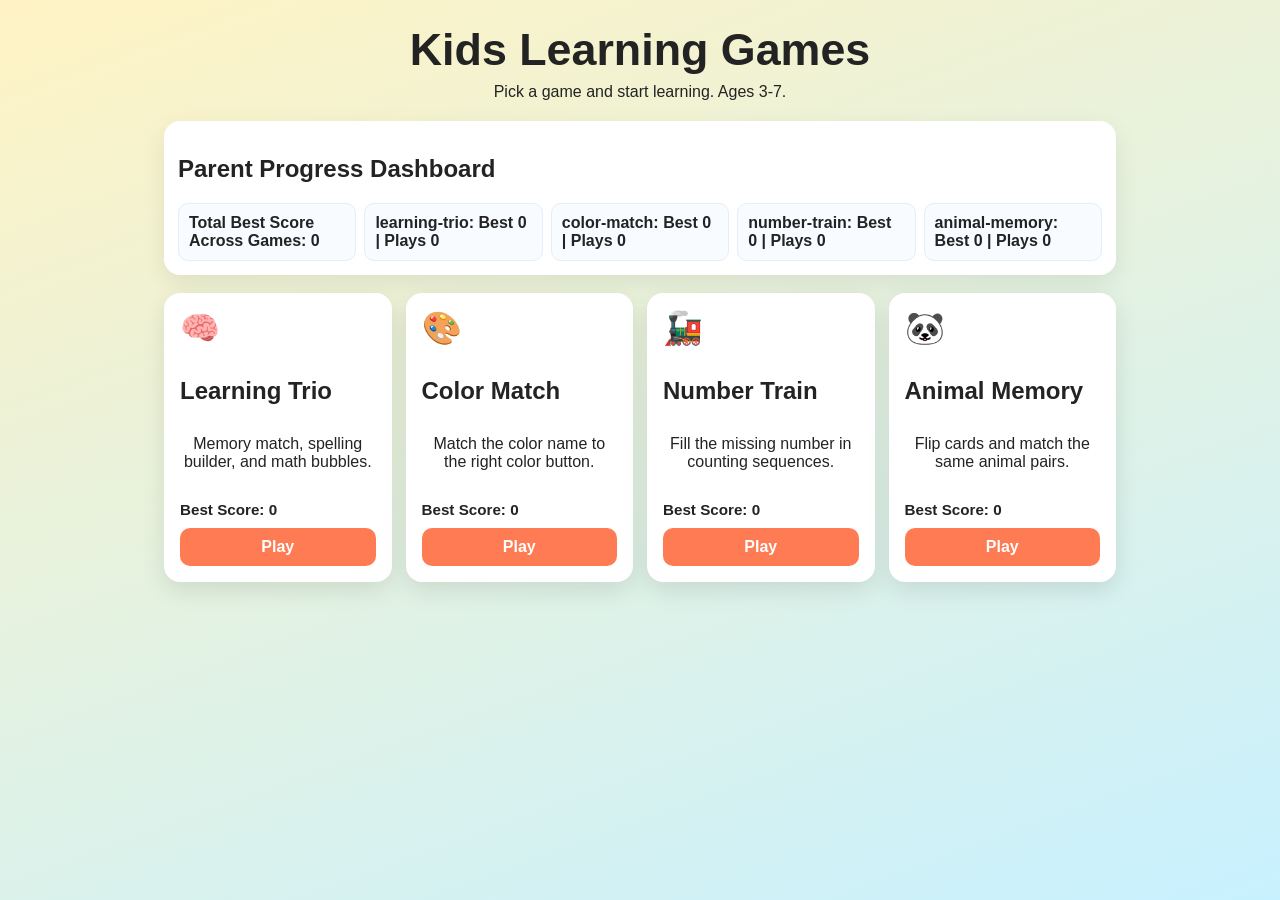
<file: index.html>
<!doctype html>
<html lang="en">
<head>
  <meta charset="UTF-8" />
  <meta name="viewport" content="width=device-width, initial-scale=1.0" />
  <title>Kids Learning Games Hub</title>
  <style>
    :root {
      --bg-a: #fff3c4;
      --bg-b: #c8f1ff;
      --card: #ffffff;
      --ink: #232323;
      --accent: #ff7b54;
    }
    * { box-sizing: border-box; }
    body {
      margin: 0;
      font-family: "Trebuchet MS", "Comic Sans MS", sans-serif;
      color: var(--ink);
      background: linear-gradient(160deg, var(--bg-a), var(--bg-b));
      min-height: 100vh;
    }
    main {
      max-width: 1000px;
      margin: 0 auto;
      padding: 24px;
    }
    h1 {
      margin: 0 0 8px;
      text-align: center;
      font-size: clamp(1.8rem, 4vw, 2.8rem);
    }
    p {
      margin: 0 0 20px;
      text-align: center;
    }
    .grid {
      display: grid;
      grid-template-columns: repeat(auto-fit, minmax(220px, 1fr));
      gap: 14px;
    }
    .card {
      background: var(--card);
      border-radius: 16px;
      padding: 16px;
      box-shadow: 0 8px 24px rgba(0, 0, 0, 0.1);
      display: flex;
      flex-direction: column;
      gap: 10px;
    }
    .icon { font-size: 2rem; }
    .btn {
      margin-top: auto;
      text-decoration: none;
      text-align: center;
      background: var(--accent);
      color: #fff;
      padding: 10px;
      border-radius: 10px;
      font-weight: 700;
    }
    .meta {
      margin: 0;
      text-align: left;
      font-size: 0.95rem;
      font-weight: 700;
    }
    .panel {
      margin: 18px 0;
      background: #fff;
      border-radius: 16px;
      padding: 14px;
      box-shadow: 0 8px 24px rgba(0, 0, 0, 0.08);
    }
    .stats {
      display: grid;
      grid-template-columns: repeat(auto-fit, minmax(170px, 1fr));
      gap: 8px;
    }
    .stat {
      background: #f8fbff;
      border: 1px solid #e3eef8;
      border-radius: 10px;
      padding: 10px;
      font-weight: 700;
    }
  </style>
</head>
<body>
  <main>
    <h1>Kids Learning Games</h1>
    <p>Pick a game and start learning. Ages 3-7.</p>

    <section class="panel">
      <h2>Parent Progress Dashboard</h2>
      <div class="stats" id="progress-stats"></div>
    </section>

    <section class="grid">
      <article class="card">
        <div class="icon">🧠</div>
        <h2>Learning Trio</h2>
        <p>Memory match, spelling builder, and math bubbles.</p>
        <p class="meta">Best Score: <span data-progress="learning-trio">0</span></p>
        <a class="btn" href="games/learning-trio/">Play</a>
      </article>

      <article class="card">
        <div class="icon">🎨</div>
        <h2>Color Match</h2>
        <p>Match the color name to the right color button.</p>
        <p class="meta">Best Score: <span data-progress="color-match">0</span></p>
        <a class="btn" href="games/color-match/">Play</a>
      </article>

      <article class="card">
        <div class="icon">🚂</div>
        <h2>Number Train</h2>
        <p>Fill the missing number in counting sequences.</p>
        <p class="meta">Best Score: <span data-progress="number-train">0</span></p>
        <a class="btn" href="games/number-train/">Play</a>
      </article>

      <article class="card">
        <div class="icon">🐼</div>
        <h2>Animal Memory</h2>
        <p>Flip cards and match the same animal pairs.</p>
        <p class="meta">Best Score: <span data-progress="animal-memory">0</span></p>
        <a class="btn" href="games/animal-memory/">Play</a>
      </article>
    </section>
  </main>

  <script>
    const key = "kidsLearningProgress";
    const progress = (() => {
      try {
        return JSON.parse(localStorage.getItem(key) || "{}");
      } catch {
        return {};
      }
    })();

    const gameKeys = ["learning-trio", "color-match", "number-train", "animal-memory"];
    let totalBest = 0;

    gameKeys.forEach((gameKey) => {
      const best = progress[gameKey]?.best || 0;
      const plays = progress[gameKey]?.plays || 0;
      totalBest += best;
      const el = document.querySelector(`[data-progress="${gameKey}"]`);
      if (el) el.textContent = String(best);
      const stat = document.createElement("div");
      stat.className = "stat";
      stat.textContent = `${gameKey}: Best ${best} | Plays ${plays}`;
      document.getElementById("progress-stats").appendChild(stat);
    });

    const total = document.createElement("div");
    total.className = "stat";
    total.textContent = `Total Best Score Across Games: ${totalBest}`;
    document.getElementById("progress-stats").prepend(total);
  </script>
</body>
</html>
</file>
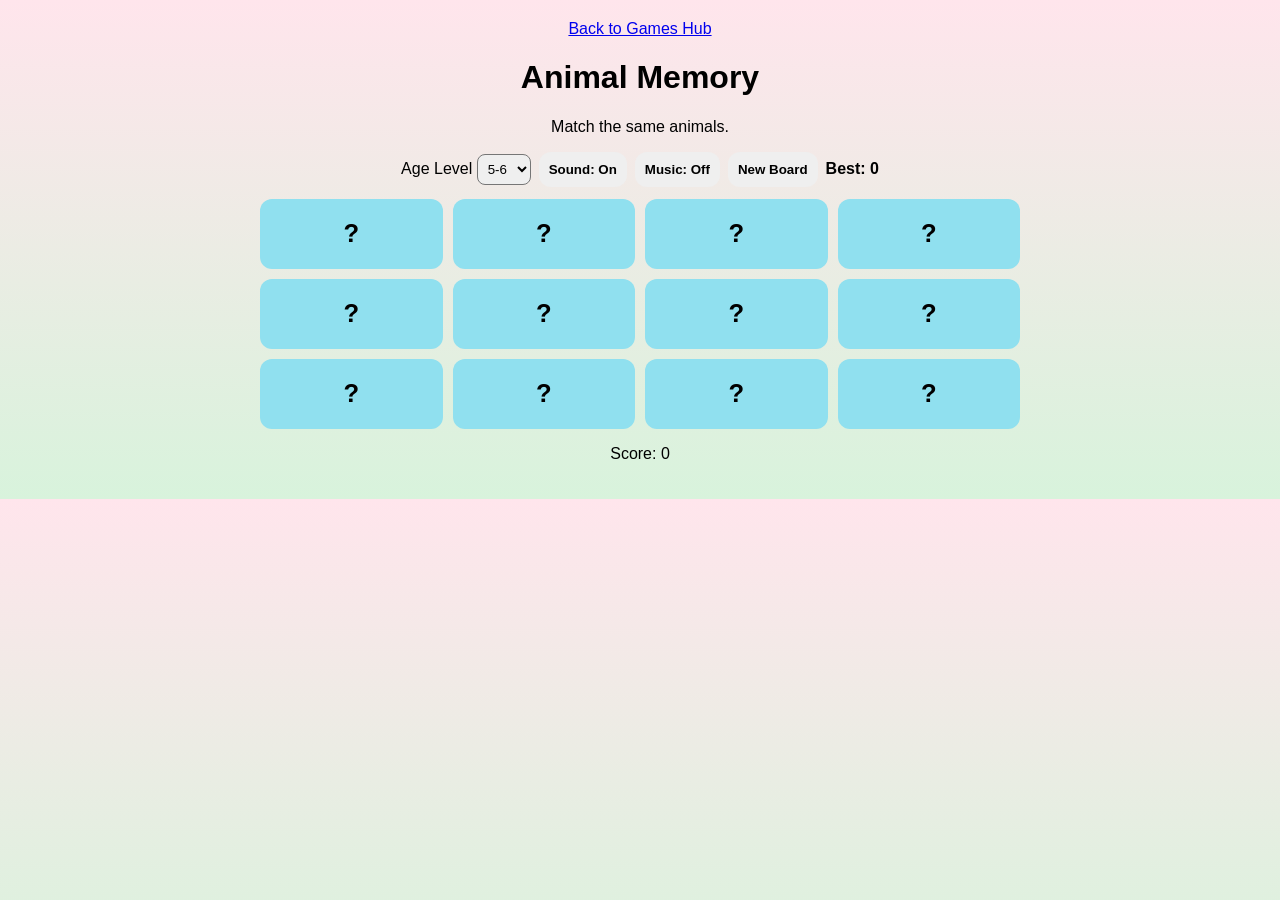
<file: games/animal-memory/index.html>
<!doctype html>
<html lang="en">
<head>
  <meta charset="UTF-8" />
  <meta name="viewport" content="width=device-width, initial-scale=1.0" />
  <title>Animal Memory</title>
  <link rel="stylesheet" href="style.css" />
</head>
<body>
  <main class="app">
    <a class="back" href="../../">Back to Games Hub</a>
    <h1>Animal Memory</h1>
    <p>Match the same animals.</p>
    <section class="controls">
      <label>
        Age Level
        <select id="difficulty">
          <option value="easy">3-4</option>
          <option value="medium" selected>5-6</option>
          <option value="hard">7</option>
        </select>
      </label>
      <button id="sound-toggle" type="button">Sound: On</button>
      <button id="music-toggle" type="button">Music: Off</button>
      <button id="restart" type="button">New Board</button>
      <p class="best">Best: <span id="best-score">0</span></p>
    </section>
    <div id="grid" class="grid"></div>
    <p id="status"></p>
    <p>Score: <span id="score">0</span></p>
  </main>
  <script src="script.js"></script>
</body>
</html>
</file>
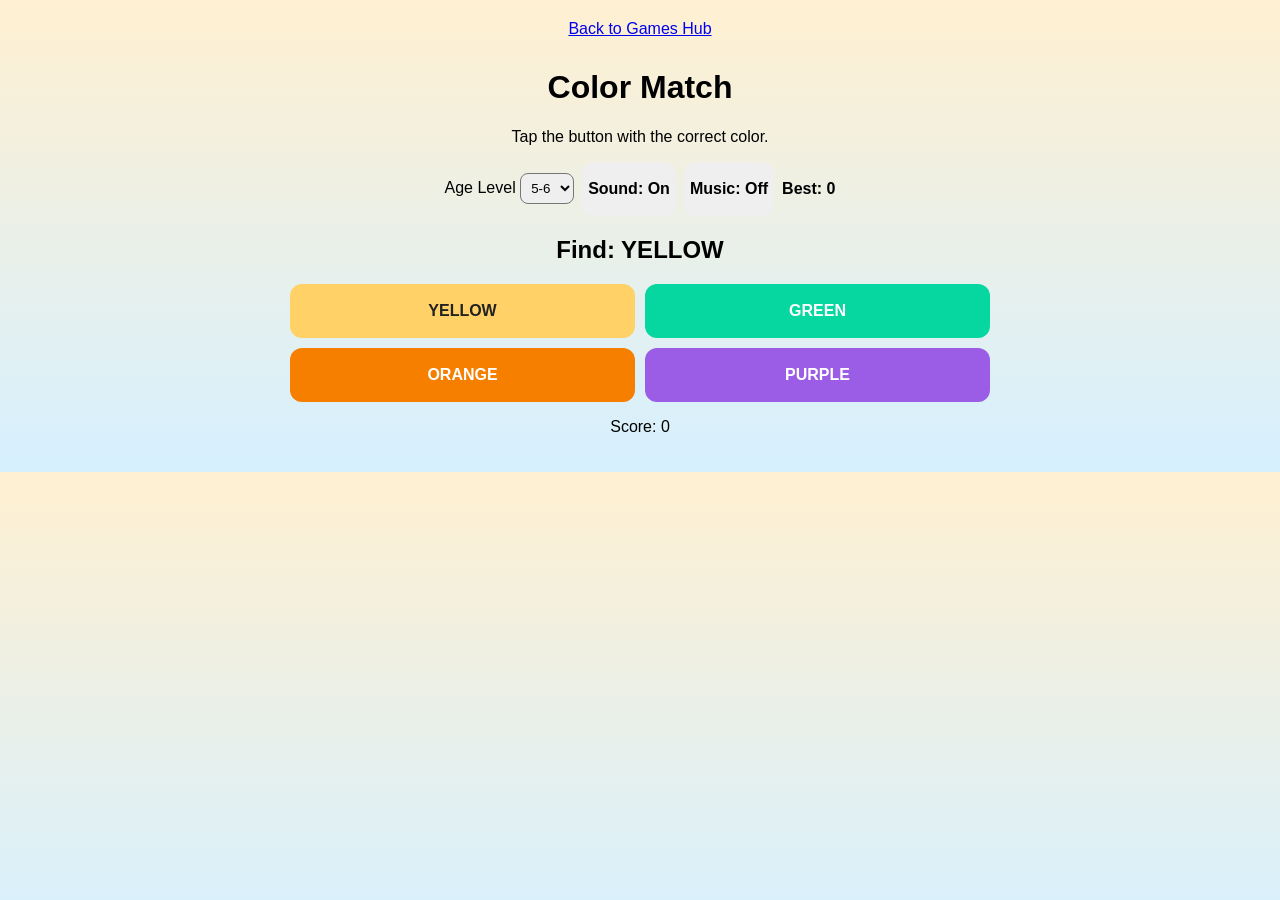
<file: games/color-match/index.html>
<!doctype html>
<html lang="en">
<head>
  <meta charset="UTF-8" />
  <meta name="viewport" content="width=device-width, initial-scale=1.0" />
  <title>Color Match</title>
  <link rel="stylesheet" href="style.css" />
</head>
<body>
  <main class="app">
    <a class="back" href="../../">Back to Games Hub</a>
    <h1>Color Match</h1>
    <p>Tap the button with the correct color.</p>
    <section class="controls">
      <label>
        Age Level
        <select id="difficulty">
          <option value="easy">3-4</option>
          <option value="medium" selected>5-6</option>
          <option value="hard">7</option>
        </select>
      </label>
      <button id="sound-toggle" type="button">Sound: On</button>
      <button id="music-toggle" type="button">Music: Off</button>
      <p class="best">Best: <span id="best-score">0</span></p>
    </section>
    <h2 id="prompt">Find: BLUE</h2>
    <div id="choices" class="choices"></div>
    <p id="status"></p>
    <p>Score: <span id="score">0</span></p>
  </main>
  <script src="script.js"></script>
</body>
</html>
</file>
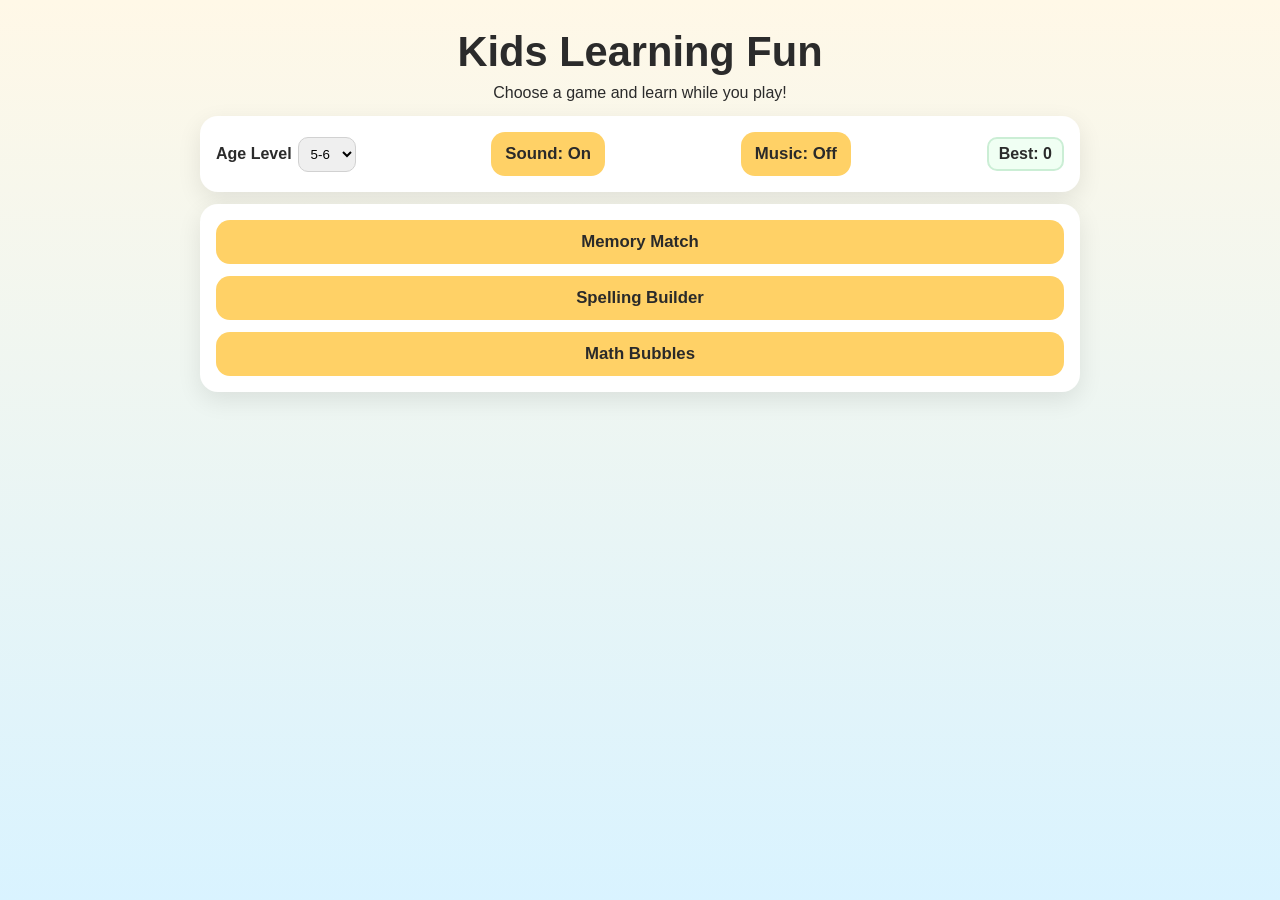
<file: games/learning-trio/index.html>
<!doctype html>
<html lang="en">
<head>
  <meta charset="UTF-8" />
  <meta name="viewport" content="width=device-width, initial-scale=1.0" />
  <title>Kids Learning Fun</title>
  <link rel="stylesheet" href="style.css" />
</head>
<body>
  <main class="app">
    <header>
      <h1>Kids Learning Fun</h1>
      <p>Choose a game and learn while you play!</p>
    </header>

    <section class="card controls">
      <label>
        Age Level
        <select id="difficulty">
          <option value="easy">3-4</option>
          <option value="medium" selected>5-6</option>
          <option value="hard">7</option>
        </select>
      </label>
      <button id="sound-toggle" type="button">Sound: On</button>
      <button id="music-toggle" type="button">Music: Off</button>
      <div class="score-wrap">Best: <span id="best-score">0</span></div>
    </section>

    <section id="menu" class="card">
      <button data-game="memory">Memory Match</button>
      <button data-game="spelling">Spelling Builder</button>
      <button data-game="math">Math Bubbles</button>
    </section>

    <section id="game" class="card hidden">
      <div class="game-top">
        <h2 id="game-title"></h2>
        <div class="score-wrap">Score: <span id="score">0</span></div>
      </div>
      <div id="game-area"></div>
      <button id="back-btn" class="back">Back to Menu</button>
    </section>
  </main>

  <script src="script.js"></script>
</body>
</html>
</file>
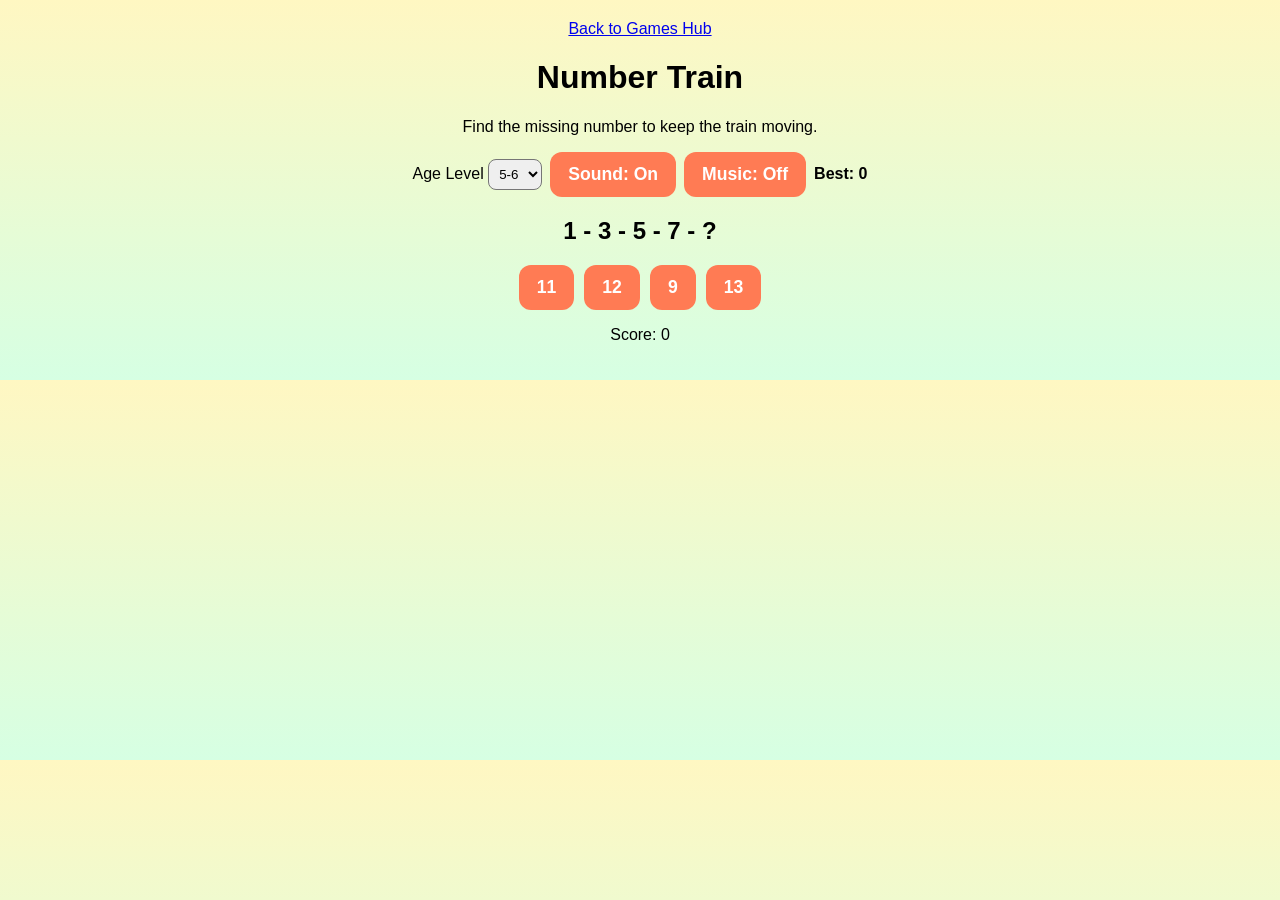
<file: games/number-train/index.html>
<!doctype html>
<html lang="en">
<head>
  <meta charset="UTF-8" />
  <meta name="viewport" content="width=device-width, initial-scale=1.0" />
  <title>Number Train</title>
  <link rel="stylesheet" href="style.css" />
</head>
<body>
  <main class="app">
    <a class="back" href="../../">Back to Games Hub</a>
    <h1>Number Train</h1>
    <p>Find the missing number to keep the train moving.</p>
    <section class="controls">
      <label>
        Age Level
        <select id="difficulty">
          <option value="easy">3-4</option>
          <option value="medium" selected>5-6</option>
          <option value="hard">7</option>
        </select>
      </label>
      <button id="sound-toggle" type="button">Sound: On</button>
      <button id="music-toggle" type="button">Music: Off</button>
      <p class="best">Best: <span id="best-score">0</span></p>
    </section>
    <h2 id="question"></h2>
    <div id="choices" class="choices"></div>
    <p id="status"></p>
    <p>Score: <span id="score">0</span></p>
  </main>
  <script src="script.js"></script>
</body>
</html>
</file>
<file: games/animal-memory/style.css>
body {
  margin: 0;
  font-family: "Trebuchet MS", "Comic Sans MS", sans-serif;
  background: linear-gradient(180deg, #ffe5ec, #d8f3dc);
}
.app {
  max-width: 760px;
  margin: 0 auto;
  padding: 20px;
  text-align: center;
}
.controls {
  display: flex;
  gap: 8px;
  flex-wrap: wrap;
  justify-content: center;
  align-items: center;
  margin: 12px 0;
}
select {
  border-radius: 8px;
  padding: 6px;
}
.best {
  margin: 0;
  font-weight: 700;
}
.grid {
  display: grid;
  grid-template-columns: repeat(4, minmax(60px, 1fr));
  gap: 10px;
}
button {
  border: 0;
  border-radius: 12px;
  padding: 10px;
  font-weight: 700;
}
.tile {
  min-height: 70px;
  font-size: 1.6rem;
  background: #90e0ef;
}
.tile.done,
.tile.show {
  background: #95d5b2;
}
@media (max-width: 600px) {
  .grid { grid-template-columns: repeat(3, minmax(60px, 1fr)); }
}
</file>
<file: games/color-match/style.css>
body {
  margin: 0;
  font-family: "Trebuchet MS", "Comic Sans MS", sans-serif;
  background: linear-gradient(180deg, #fff0d1, #d6f0ff);
}
.app {
  max-width: 700px;
  margin: 0 auto;
  padding: 20px;
  text-align: center;
}
.back {
  display: inline-block;
  margin-bottom: 10px;
}
.controls {
  display: flex;
  gap: 8px;
  flex-wrap: wrap;
  justify-content: center;
  align-items: center;
  margin: 12px 0;
}
select {
  border-radius: 8px;
  padding: 6px;
}
.best {
  font-weight: 700;
  margin: 0;
}
.choices {
  display: grid;
  grid-template-columns: repeat(2, minmax(120px, 1fr));
  gap: 10px;
}
button {
  border: 0;
  border-radius: 12px;
  min-height: 54px;
  font-size: 1rem;
  font-weight: 700;
}
</file>
<file: games/learning-trio/style.css>
:root {
  --bg1: #fff8e7;
  --bg2: #d9f3ff;
  --primary: #ff7b54;
  --text: #2b2b2b;
  --card: #ffffff;
}

* { box-sizing: border-box; }

body {
  margin: 0;
  font-family: "Comic Sans MS", "Trebuchet MS", sans-serif;
  color: var(--text);
  background: linear-gradient(180deg, var(--bg1), var(--bg2));
  min-height: 100vh;
}

.app {
  max-width: 920px;
  margin: 0 auto;
  padding: 20px;
}

header {
  text-align: center;
  margin-bottom: 14px;
}

h1 {
  margin: 8px 0;
  font-size: clamp(1.7rem, 4vw, 2.6rem);
}

p { margin: 0; }

.card {
  background: var(--card);
  border-radius: 18px;
  padding: 16px;
  box-shadow: 0 8px 24px rgba(0, 0, 0, 0.09);
}

.controls {
  display: flex;
  flex-wrap: wrap;
  gap: 8px;
  align-items: center;
  justify-content: space-between;
  margin-bottom: 12px;
}

label {
  font-weight: 700;
  display: flex;
  gap: 6px;
  align-items: center;
}

select {
  border-radius: 10px;
  border: 1px solid #d1d1d1;
  padding: 8px;
}

#menu {
  display: grid;
  gap: 12px;
}

button {
  border: 0;
  border-radius: 14px;
  padding: 12px 14px;
  font-size: 1.05rem;
  font-weight: 700;
  cursor: pointer;
  background: #ffd166;
  color: #2a2a2a;
}

button:hover { filter: brightness(0.98); }
button:active { transform: scale(0.98); }

.hidden { display: none; }

.game-top {
  display: flex;
  justify-content: space-between;
  align-items: center;
  margin-bottom: 10px;
}

.score-wrap {
  background: #f0fff3;
  border: 2px solid #cbeed5;
  border-radius: 10px;
  padding: 6px 10px;
  font-weight: 700;
}

#game-area {
  min-height: 280px;
  display: grid;
  gap: 10px;
  margin-bottom: 12px;
}

.memory-grid {
  display: grid;
  grid-template-columns: repeat(4, minmax(62px, 1fr));
  gap: 10px;
}

.tile {
  min-height: 68px;
  font-size: 1.6rem;
  background: #8ecae6;
}

.tile.revealed,
.tile.matched {
  background: #b7efc5;
}

.spelling-word {
  text-align: center;
  font-size: 2rem;
  font-weight: 800;
  letter-spacing: 0.1em;
}

.letter-bank,
.choices {
  display: flex;
  flex-wrap: wrap;
  gap: 8px;
  justify-content: center;
}

.bubble {
  background: #fca3cc;
  min-width: 68px;
}

.back {
  width: 100%;
  background: var(--primary);
  color: white;
}

@media (max-width: 640px) {
  .memory-grid {
    grid-template-columns: repeat(3, minmax(62px, 1fr));
  }
  .controls {
    justify-content: center;
  }
}
</file>
<file: games/number-train/style.css>
body {
  margin: 0;
  font-family: "Trebuchet MS", "Comic Sans MS", sans-serif;
  background: linear-gradient(180deg, #fff7c2, #d6ffe3);
}
.app {
  max-width: 760px;
  margin: 0 auto;
  padding: 20px;
  text-align: center;
}
.controls {
  display: flex;
  justify-content: center;
  gap: 8px;
  flex-wrap: wrap;
  margin: 12px 0;
  align-items: center;
}
select {
  border-radius: 8px;
  padding: 6px;
}
.best {
  font-weight: 700;
  margin: 0;
}
.choices {
  display: flex;
  justify-content: center;
  gap: 10px;
  flex-wrap: wrap;
}
button {
  border: 0;
  border-radius: 12px;
  background: #ff7b54;
  color: #fff;
  padding: 12px 18px;
  font-size: 1.1rem;
  font-weight: 700;
}
</file>
